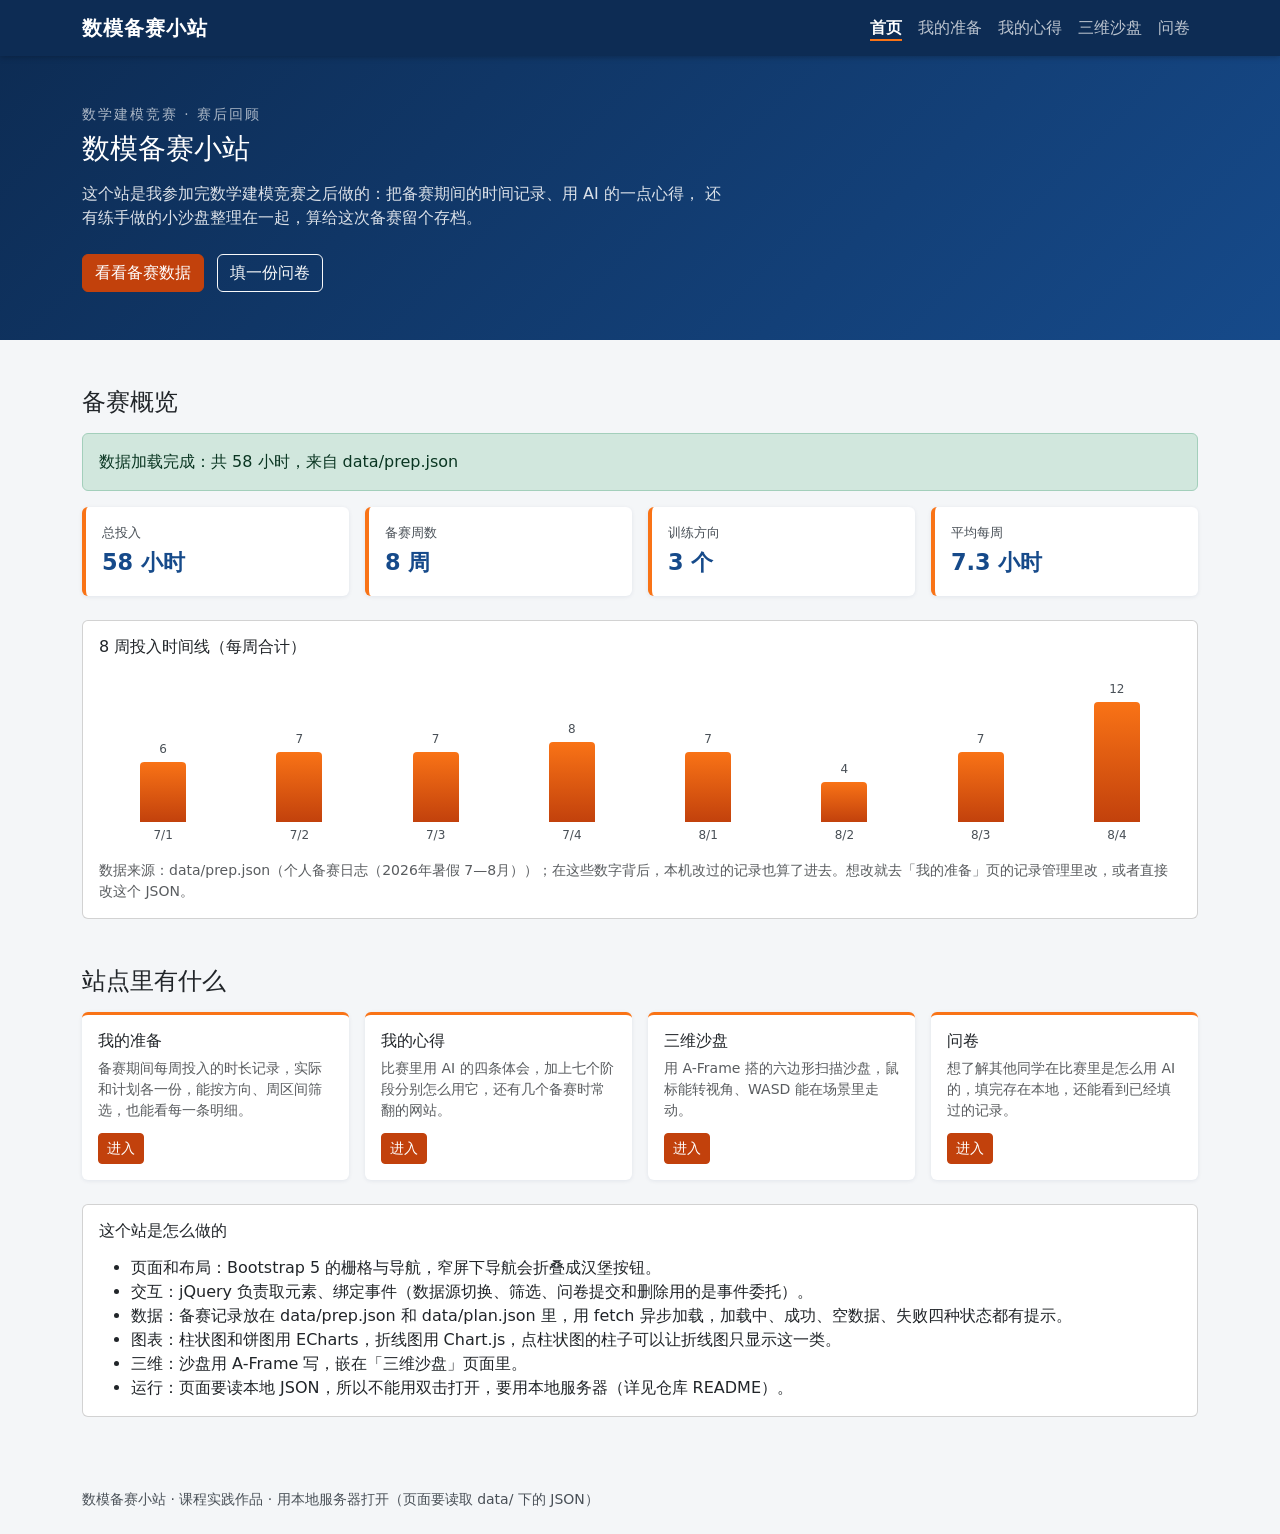
<file: index.html>
<!DOCTYPE html>
<html lang="zh-CN">
<head>
  <meta charset="UTF-8">
  <meta name="viewport" content="width=device-width, initial-scale=1.0">
  <title>数模备赛小站 · 赛后回顾</title>
  <link rel="icon" href="data:,">
  <link rel="stylesheet" href="libs/bootstrap.min.css">
  <link rel="stylesheet" href="css/style.css">
  <script src="libs/jquery-3.7.1.min.js" defer></script>
  <script src="libs/bootstrap.bundle.min.js" defer></script>
  <script src="js/home.js" defer></script>
</head>
<body>
  <nav class="navbar navbar-expand-md navbar-mm sticky-top" data-bs-theme="dark">
    <div class="container">
      <a class="navbar-brand" href="index.html">数模备赛小站</a>
      <button class="navbar-toggler" type="button" data-bs-toggle="collapse" data-bs-target="#mainNav"
              aria-controls="mainNav" aria-expanded="false" aria-label="展开导航">
        <span class="navbar-toggler-icon"></span>
      </button>
      <div class="collapse navbar-collapse" id="mainNav">
        <ul class="navbar-nav ms-auto">
          <li class="nav-item"><a class="nav-link active" aria-current="page" href="index.html">首页</a></li>
          <li class="nav-item"><a class="nav-link" href="prep.html">我的准备</a></li>
          <li class="nav-item"><a class="nav-link" href="notes.html">我的心得</a></li>
          <li class="nav-item"><a class="nav-link" href="sandbox.html">三维沙盘</a></li>
          <li class="nav-item"><a class="nav-link" href="survey.html">问卷</a></li>
        </ul>
      </div>
    </div>
  </nav>

  <header class="hero">
    <div class="container py-5">
      <p class="hero-kicker mb-2">数学建模竞赛 · 赛后回顾</p>
      <h1 class="h3 mb-3">数模备赛小站</h1>
      <p class="hero-text mb-4">
        这个站是我参加完数学建模竞赛之后做的：把备赛期间的时间记录、用 AI 的一点心得，
        还有练手做的小沙盘整理在一起，算给这次备赛留个存档。
      </p>
      <div class="hero-actions">
        <a class="btn btn-accent" href="prep.html">看看备赛数据</a>
        <a class="btn btn-outline-light" href="survey.html">填一份问卷</a>
      </div>
    </div>
  </header>

  <main class="container py-5">
    <section class="mb-5" id="overview">
      <h2 class="h4 mb-3">备赛概览</h2>
      <div class="alert alert-warning" id="home-status" style="display: none;"></div>
      <div class="row g-3 mb-4" id="home-stats"></div>
      <div class="card">
        <div class="card-body">
          <h3 class="h6 mb-3">8 周投入时间线（每周合计）</h3>
          <div class="timeline" id="home-timeline"></div>
          <p class="text-muted small mb-0 mt-3" id="home-source"></p>
        </div>
      </div>
    </section>

    <section>
      <h2 class="h4 mb-3">站点里有什么</h2>
      <div class="row g-3 mb-4">
        <div class="col-12 col-md-6 col-lg-3">
          <article class="card entry-card h-100">
            <div class="card-body">
              <h3 class="h6">我的准备</h3>
              <p class="card-text small text-muted mb-0">备赛期间每周投入的时长记录，实际和计划各一份，能按方向、周区间筛选，也能看每一条明细。</p>
              <a class="btn btn-sm btn-accent" href="prep.html">进入</a>
            </div>
          </article>
        </div>
        <div class="col-12 col-md-6 col-lg-3">
          <article class="card entry-card h-100">
            <div class="card-body">
              <h3 class="h6">我的心得</h3>
              <p class="card-text small text-muted mb-0">比赛里用 AI 的四条体会，加上七个阶段分别怎么用它，还有几个备赛时常翻的网站。</p>
              <a class="btn btn-sm btn-accent" href="notes.html">进入</a>
            </div>
          </article>
        </div>
        <div class="col-12 col-md-6 col-lg-3">
          <article class="card entry-card h-100">
            <div class="card-body">
              <h3 class="h6">三维沙盘</h3>
              <p class="card-text small text-muted mb-0">用 A-Frame 搭的六边形扫描沙盘，鼠标能转视角、WASD 能在场景里走动。</p>
              <a class="btn btn-sm btn-accent" href="sandbox.html">进入</a>
            </div>
          </article>
        </div>
        <div class="col-12 col-md-6 col-lg-3">
          <article class="card entry-card h-100">
            <div class="card-body">
              <h3 class="h6">问卷</h3>
              <p class="card-text small text-muted mb-0">想了解其他同学在比赛里是怎么用 AI 的，填完存在本地，还能看到已经填过的记录。</p>
              <a class="btn btn-sm btn-accent" href="survey.html">进入</a>
            </div>
          </article>
        </div>
      </div>

      <div class="card">
        <div class="card-body">
          <h2 class="h6 mb-3">这个站是怎么做的</h2>
          <ul class="mb-0">
            <li>页面和布局：Bootstrap 5 的栅格与导航，窄屏下导航会折叠成汉堡按钮。</li>
            <li>交互：jQuery 负责取元素、绑定事件（数据源切换、筛选、问卷提交和删除用的是事件委托）。</li>
            <li>数据：备赛记录放在 data/prep.json 和 data/plan.json 里，用 fetch 异步加载，加载中、成功、空数据、失败四种状态都有提示。</li>
            <li>图表：柱状图和饼图用 ECharts，折线图用 Chart.js，点柱状图的柱子可以让折线图只显示这一类。</li>
            <li>三维：沙盘用 A-Frame 写，嵌在「三维沙盘」页面里。</li>
            <li>运行：页面要读本地 JSON，所以不能用双击打开，要用本地服务器（详见仓库 README）。</li>
          </ul>
        </div>
      </div>
    </section>
  </main>

  <footer class="site-footer py-4">
    <div class="container">数模备赛小站 · 课程实践作品 · 用本地服务器打开（页面要读取 data/ 下的 JSON）</div>
  </footer>
</body>
</html>
</file>
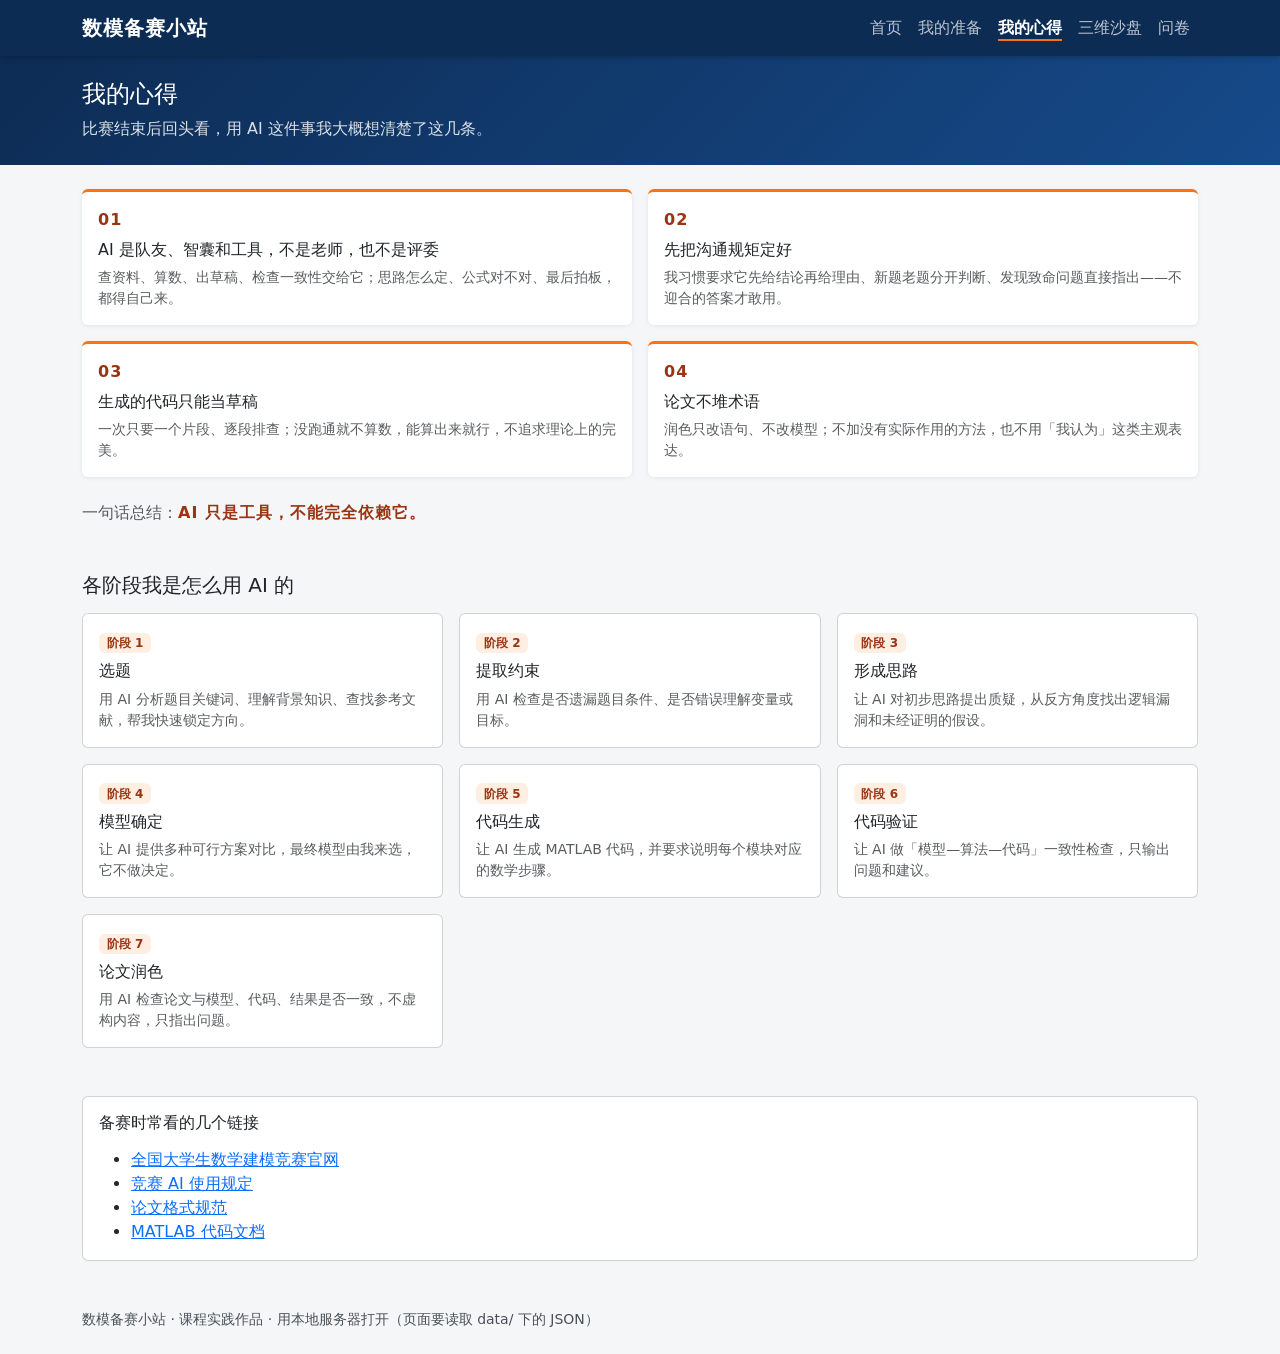
<file: notes.html>
<!DOCTYPE html>
<html lang="zh-CN">
<head>
  <meta charset="UTF-8">
  <meta name="viewport" content="width=device-width, initial-scale=1.0">
  <title>我的心得 · 数模备赛小站</title>
  <link rel="icon" href="data:,">
  <link rel="stylesheet" href="libs/bootstrap.min.css">
  <link rel="stylesheet" href="css/style.css">
  <script src="libs/jquery-3.7.1.min.js" defer></script>
  <script src="libs/bootstrap.bundle.min.js" defer></script>
</head>
<body>
  <nav class="navbar navbar-expand-md navbar-mm sticky-top" data-bs-theme="dark">
    <div class="container">
      <a class="navbar-brand" href="index.html">数模备赛小站</a>
      <button class="navbar-toggler" type="button" data-bs-toggle="collapse" data-bs-target="#mainNav"
              aria-controls="mainNav" aria-expanded="false" aria-label="展开导航">
        <span class="navbar-toggler-icon"></span>
      </button>
      <div class="collapse navbar-collapse" id="mainNav">
        <ul class="navbar-nav ms-auto">
          <li class="nav-item"><a class="nav-link" href="index.html">首页</a></li>
          <li class="nav-item"><a class="nav-link" href="prep.html">我的准备</a></li>
          <li class="nav-item"><a class="nav-link active" aria-current="page" href="notes.html">我的心得</a></li>
          <li class="nav-item"><a class="nav-link" href="sandbox.html">三维沙盘</a></li>
          <li class="nav-item"><a class="nav-link" href="survey.html">问卷</a></li>
        </ul>
      </div>
    </div>
  </nav>

  <header class="page-head">
    <div class="container py-4">
      <h1 class="h4 mb-2">我的心得</h1>
      <p class="page-head-text mb-0">比赛结束后回头看，用 AI 这件事我大概想清楚了这几条。</p>
    </div>
  </header>

  <main class="container py-4">
    <section>
      <div class="row g-3 mb-4">
        <div class="col-12 col-md-6">
          <article class="card entry-card h-100">
            <div class="card-body">
              <p class="note-num mb-2">01</p>
              <h2 class="h6">AI 是队友、智囊和工具，不是老师，也不是评委</h2>
              <p class="card-text small text-muted mb-0">查资料、算数、出草稿、检查一致性交给它；思路怎么定、公式对不对、最后拍板，都得自己来。</p>
            </div>
          </article>
        </div>
        <div class="col-12 col-md-6">
          <article class="card entry-card h-100">
            <div class="card-body">
              <p class="note-num mb-2">02</p>
              <h2 class="h6">先把沟通规矩定好</h2>
              <p class="card-text small text-muted mb-0">我习惯要求它先给结论再给理由、新题老题分开判断、发现致命问题直接指出——不迎合的答案才敢用。</p>
            </div>
          </article>
        </div>
        <div class="col-12 col-md-6">
          <article class="card entry-card h-100">
            <div class="card-body">
              <p class="note-num mb-2">03</p>
              <h2 class="h6">生成的代码只能当草稿</h2>
              <p class="card-text small text-muted mb-0">一次只要一个片段、逐段排查；没跑通就不算数，能算出来就行，不追求理论上的完美。</p>
            </div>
          </article>
        </div>
        <div class="col-12 col-md-6">
          <article class="card entry-card h-100">
            <div class="card-body">
              <p class="note-num mb-2">04</p>
              <h2 class="h6">论文不堆术语</h2>
              <p class="card-text small text-muted mb-0">润色只改语句、不改模型；不加没有实际作用的方法，也不用「我认为」这类主观表达。</p>
            </div>
          </article>
        </div>
      </div>

      <p class="text-muted mb-5">一句话总结：<span class="note-num">AI 只是工具，不能完全依赖它。</span></p>

      <h2 class="h5 mb-3">各阶段我是怎么用 AI 的</h2>
      <div class="row g-3 mb-5">
        <div class="col-12 col-md-6 col-lg-4">
          <article class="card h-100">
            <div class="card-body">
              <span class="badge badge-mm mb-2">阶段 1</span>
              <h3 class="h6">选题</h3>
              <p class="card-text small text-muted mb-0">用 AI 分析题目关键词、理解背景知识、查找参考文献，帮我快速锁定方向。</p>
            </div>
          </article>
        </div>
        <div class="col-12 col-md-6 col-lg-4">
          <article class="card h-100">
            <div class="card-body">
              <span class="badge badge-mm mb-2">阶段 2</span>
              <h3 class="h6">提取约束</h3>
              <p class="card-text small text-muted mb-0">用 AI 检查是否遗漏题目条件、是否错误理解变量或目标。</p>
            </div>
          </article>
        </div>
        <div class="col-12 col-md-6 col-lg-4">
          <article class="card h-100">
            <div class="card-body">
              <span class="badge badge-mm mb-2">阶段 3</span>
              <h3 class="h6">形成思路</h3>
              <p class="card-text small text-muted mb-0">让 AI 对初步思路提出质疑，从反方角度找出逻辑漏洞和未经证明的假设。</p>
            </div>
          </article>
        </div>
        <div class="col-12 col-md-6 col-lg-4">
          <article class="card h-100">
            <div class="card-body">
              <span class="badge badge-mm mb-2">阶段 4</span>
              <h3 class="h6">模型确定</h3>
              <p class="card-text small text-muted mb-0">让 AI 提供多种可行方案对比，最终模型由我来选，它不做决定。</p>
            </div>
          </article>
        </div>
        <div class="col-12 col-md-6 col-lg-4">
          <article class="card h-100">
            <div class="card-body">
              <span class="badge badge-mm mb-2">阶段 5</span>
              <h3 class="h6">代码生成</h3>
              <p class="card-text small text-muted mb-0">让 AI 生成 MATLAB 代码，并要求说明每个模块对应的数学步骤。</p>
            </div>
          </article>
        </div>
        <div class="col-12 col-md-6 col-lg-4">
          <article class="card h-100">
            <div class="card-body">
              <span class="badge badge-mm mb-2">阶段 6</span>
              <h3 class="h6">代码验证</h3>
              <p class="card-text small text-muted mb-0">让 AI 做「模型—算法—代码」一致性检查，只输出问题和建议。</p>
            </div>
          </article>
        </div>
        <div class="col-12 col-md-6 col-lg-4">
          <article class="card h-100">
            <div class="card-body">
              <span class="badge badge-mm mb-2">阶段 7</span>
              <h3 class="h6">论文润色</h3>
              <p class="card-text small text-muted mb-0">用 AI 检查论文与模型、代码、结果是否一致，不虚构内容，只指出问题。</p>
            </div>
          </article>
        </div>
      </div>

      <div class="card">
        <div class="card-body">
          <h2 class="h6 mb-3">备赛时常看的几个链接</h2>
          <ul class="mb-0">
            <li><a href="http://www.mcm.edu.cn/" target="_blank" rel="noopener">全国大学生数学建模竞赛官网</a></li>
            <li><a href="https://www.cmathc.org.cn/mcm/tz/602.html" target="_blank" rel="noopener">竞赛 AI 使用规定</a></li>
            <li><a href="https://www.cmathc.org.cn/mcm/tz/303.html" target="_blank" rel="noopener">论文格式规范</a></li>
            <li><a href="https://www.mathworks.com/help/matlab/" target="_blank" rel="noopener">MATLAB 代码文档</a></li>
          </ul>
        </div>
      </div>
    </section>
  </main>

  <footer class="site-footer py-4">
    <div class="container">数模备赛小站 · 课程实践作品 · 用本地服务器打开（页面要读取 data/ 下的 JSON）</div>
  </footer>
</body>
</html>
</file>
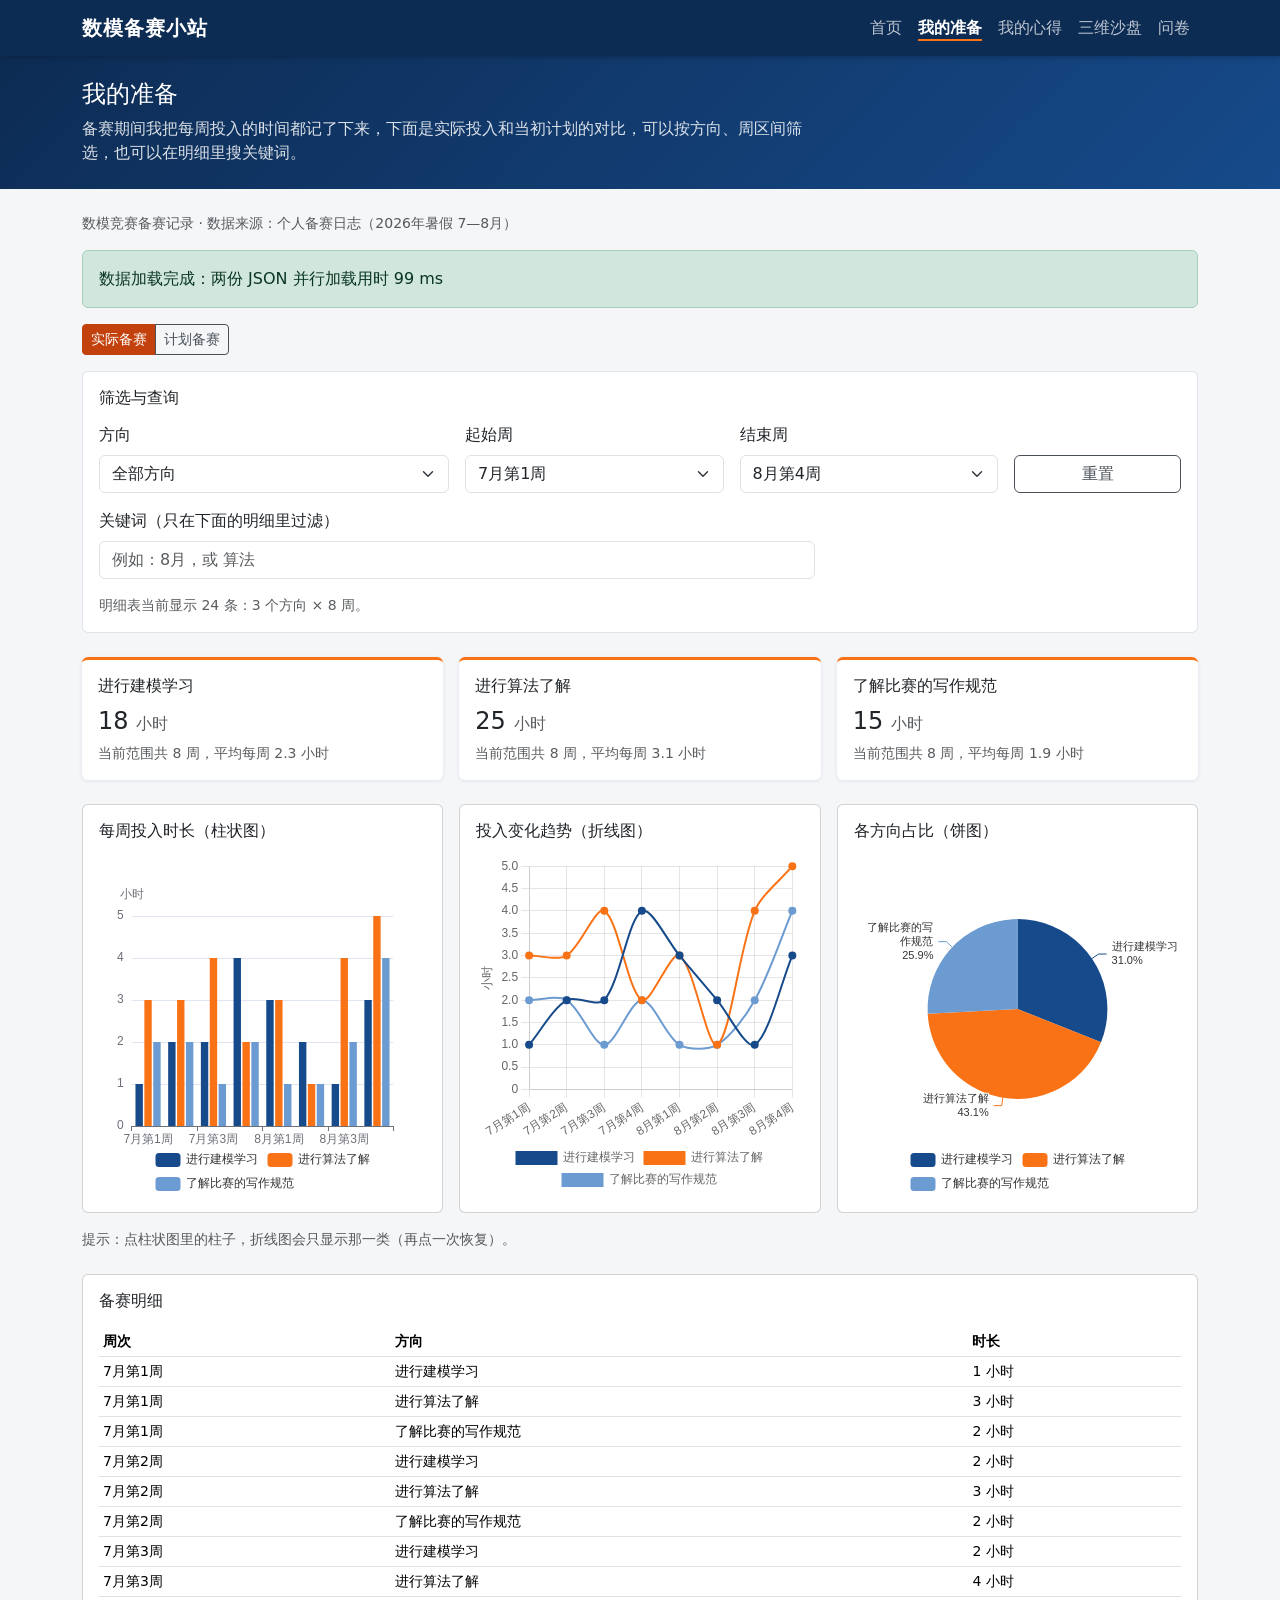
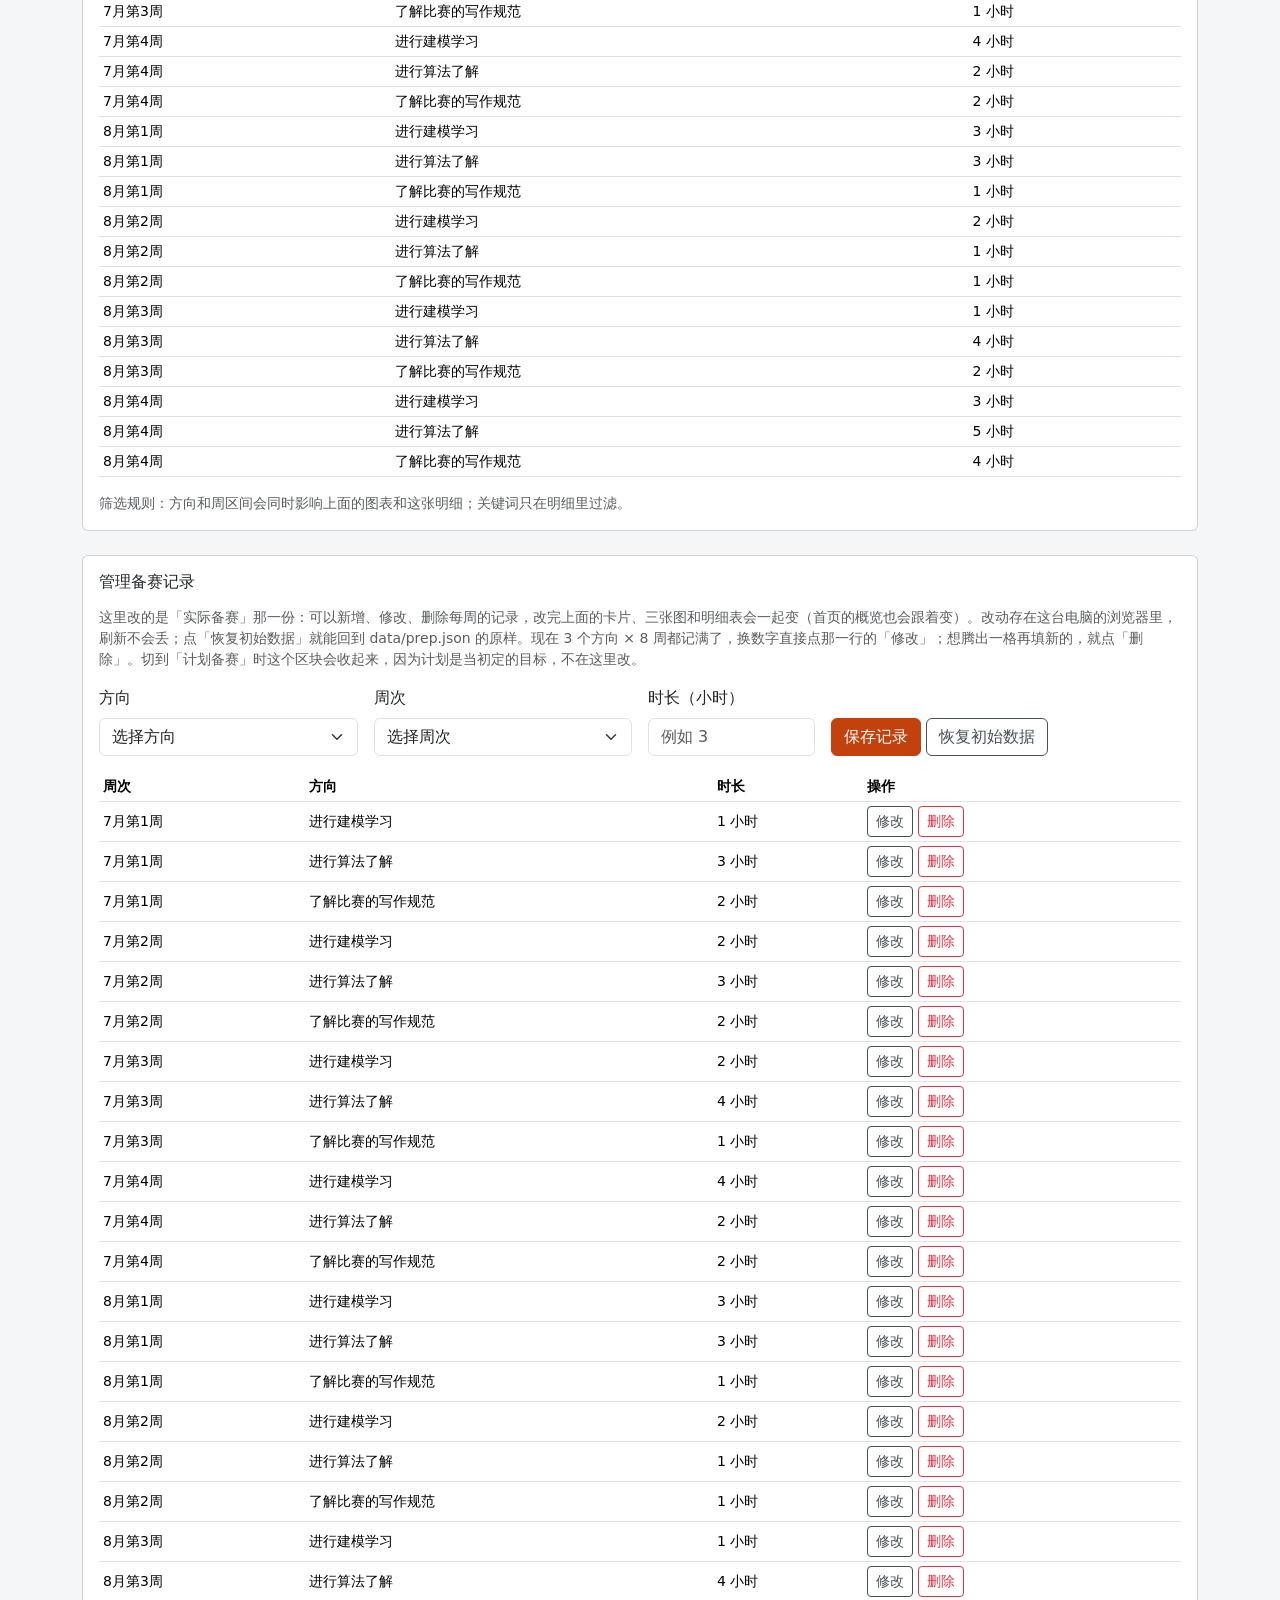
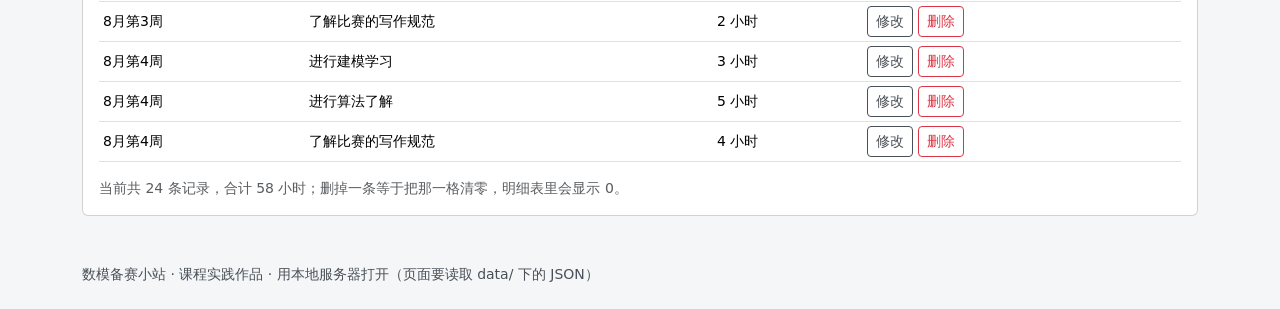
<file: prep.html>
<!DOCTYPE html>
<html lang="zh-CN">
<head>
  <meta charset="UTF-8">
  <meta name="viewport" content="width=device-width, initial-scale=1.0">
  <title>我的准备 · 数模备赛小站</title>
  <link rel="icon" href="data:,">
  <link rel="stylesheet" href="libs/bootstrap.min.css">
  <link rel="stylesheet" href="css/style.css">
  <script src="libs/jquery-3.7.1.min.js" defer></script>
  <script src="libs/bootstrap.bundle.min.js" defer></script>
  <script src="libs/echarts.min.js" defer></script>
  <script src="libs/chart.umd.js" defer></script>
  <script src="js/dashboard.js" defer></script>
</head>
<body>
  <nav class="navbar navbar-expand-md navbar-mm sticky-top" data-bs-theme="dark">
    <div class="container">
      <a class="navbar-brand" href="index.html">数模备赛小站</a>
      <button class="navbar-toggler" type="button" data-bs-toggle="collapse" data-bs-target="#mainNav"
              aria-controls="mainNav" aria-expanded="false" aria-label="展开导航">
        <span class="navbar-toggler-icon"></span>
      </button>
      <div class="collapse navbar-collapse" id="mainNav">
        <ul class="navbar-nav ms-auto">
          <li class="nav-item"><a class="nav-link" href="index.html">首页</a></li>
          <li class="nav-item"><a class="nav-link active" aria-current="page" href="prep.html">我的准备</a></li>
          <li class="nav-item"><a class="nav-link" href="notes.html">我的心得</a></li>
          <li class="nav-item"><a class="nav-link" href="sandbox.html">三维沙盘</a></li>
          <li class="nav-item"><a class="nav-link" href="survey.html">问卷</a></li>
        </ul>
      </div>
    </div>
  </nav>

  <header class="page-head">
    <div class="container py-4">
      <h1 class="h4 mb-2">我的准备</h1>
      <p class="page-head-text mb-0">备赛期间我把每周投入的时间都记了下来，下面是实际投入和当初计划的对比，可以按方向、周区间筛选，也可以在明细里搜关键词。</p>
    </div>
  </header>

  <main class="container py-4">
    <section>
      <p class="text-muted small mb-3" id="prep-sub"></p>
      <div class="alert alert-warning" id="prep-status" style="display: none;"></div>

      <div class="btn-group btn-group-sm mb-3" role="group" id="source-switch" aria-label="数据来源切换">
        <button type="button" class="btn btn-accent" data-source="actual">实际备赛</button>
        <button type="button" class="btn btn-outline-secondary" data-source="plan">计划备赛</button>
      </div>

      <div class="card filter-card mb-4">
        <div class="card-body">
          <h2 class="h6 mb-3">筛选与查询</h2>
          <div class="row g-3">
            <div class="col-12 col-md-4">
              <label class="form-label" for="filter-category">方向</label>
              <select id="filter-category" class="form-select"></select>
            </div>
            <div class="col-6 col-md-3">
              <label class="form-label" for="filter-from">起始周</label>
              <select id="filter-from" class="form-select"></select>
            </div>
            <div class="col-6 col-md-3">
              <label class="form-label" for="filter-to">结束周</label>
              <select id="filter-to" class="form-select"></select>
            </div>
            <div class="col-12 col-md-2 d-flex align-items-end">
              <button type="button" class="btn btn-outline-secondary w-100" id="filter-reset">重置</button>
            </div>
            <div class="col-12 col-md-8">
              <label class="form-label" for="filter-keyword">关键词（只在下面的明细里过滤）</label>
              <input type="text" class="form-control" id="filter-keyword" placeholder="例如：8月，或 算法">
            </div>
          </div>
          <p class="text-muted small mb-0 mt-3" id="filter-hint"></p>
        </div>
      </div>

      <div class="row g-3 mb-4" id="cards"></div>

      <div class="row g-3">
        <div class="col-12 col-lg-4">
          <div class="card h-100">
            <div class="card-body">
              <h3 class="h6 mb-3">每周投入时长（柱状图）</h3>
              <div id="bar-chart" class="chart-box"></div>
            </div>
          </div>
        </div>
        <div class="col-12 col-lg-4">
          <div class="card h-100">
            <div class="card-body">
              <h3 class="h6 mb-3">投入变化趋势（折线图）</h3>
              <div class="chart-box"><canvas id="line-chart"></canvas></div>
            </div>
          </div>
        </div>
        <div class="col-12 col-lg-4">
          <div class="card h-100">
            <div class="card-body">
              <h3 class="h6 mb-3">各方向占比（饼图）</h3>
              <div id="pie-chart" class="chart-box"></div>
            </div>
          </div>
        </div>
      </div>

      <p class="text-muted small mt-3 mb-4" id="focus-hint">提示：点柱状图里的柱子，折线图会只显示那一类（再点一次恢复）。</p>

      <div class="card">
        <div class="card-body">
          <h2 class="h6 mb-3">备赛明细</h2>
          <div class="table-responsive">
            <table class="table table-sm record-table align-middle mb-0">
              <thead>
                <tr>
                  <th scope="col">周次</th>
                  <th scope="col">方向</th>
                  <th scope="col">时长</th>
                </tr>
              </thead>
              <tbody id="detail-body"></tbody>
            </table>
          </div>
          <p class="text-muted small mb-0 mt-3">筛选规则：方向和周区间会同时影响上面的图表和这张明细；关键词只在明细里过滤。</p>
        </div>
      </div>

      <div class="card mt-4" id="manage-card">
        <div class="card-body">
          <h2 class="h6 mb-3">管理备赛记录</h2>
          <p class="text-muted small mb-3">这里改的是「实际备赛」那一份：可以新增、修改、删除每周的记录，改完上面的卡片、三张图和明细表会一起变（首页的概览也会跟着变）。改动存在这台电脑的浏览器里，刷新不会丢；点「恢复初始数据」就能回到 data/prep.json 的原样。现在 3 个方向 × 8 周都记满了，换数字直接点那一行的「修改」；想腾出一格再填新的，就点「删除」。切到「计划备赛」时这个区块会收起来，因为计划是当初定的目标，不在这里改。</p>
          <div class="alert alert-warning" id="manage-status" style="display: none;"></div>
          <form id="record-form" class="row g-3 align-items-end">
            <div class="col-12 col-md-3">
              <label class="form-label" for="record-category">方向</label>
              <select id="record-category" class="form-select"></select>
            </div>
            <div class="col-6 col-md-3">
              <label class="form-label" for="record-week">周次</label>
              <select id="record-week" class="form-select"></select>
            </div>
            <div class="col-6 col-md-2">
              <label class="form-label" for="record-hours">时长（小时）</label>
              <input type="text" class="form-control" id="record-hours" placeholder="例如 3">
            </div>
            <div class="col-12 col-md-4">
              <button type="submit" class="btn btn-accent" id="record-submit">保存记录</button>
              <button type="button" class="btn btn-outline-secondary" id="record-cancel" style="display: none;">取消修改</button>
              <button type="button" class="btn btn-outline-secondary" id="record-reset">恢复初始数据</button>
            </div>
          </form>
          <div class="table-responsive mt-3">
            <table class="table table-sm record-table align-middle mb-0">
              <thead>
                <tr>
                  <th scope="col">周次</th>
                  <th scope="col">方向</th>
                  <th scope="col">时长</th>
                  <th scope="col">操作</th>
                </tr>
              </thead>
              <tbody id="manage-body"></tbody>
            </table>
          </div>
          <p class="text-muted small mb-0 mt-3" id="manage-hint"></p>
        </div>
      </div>
    </section>
  </main>

  <footer class="site-footer py-4">
    <div class="container">数模备赛小站 · 课程实践作品 · 用本地服务器打开（页面要读取 data/ 下的 JSON）</div>
  </footer>
</body>
</html>
</file>
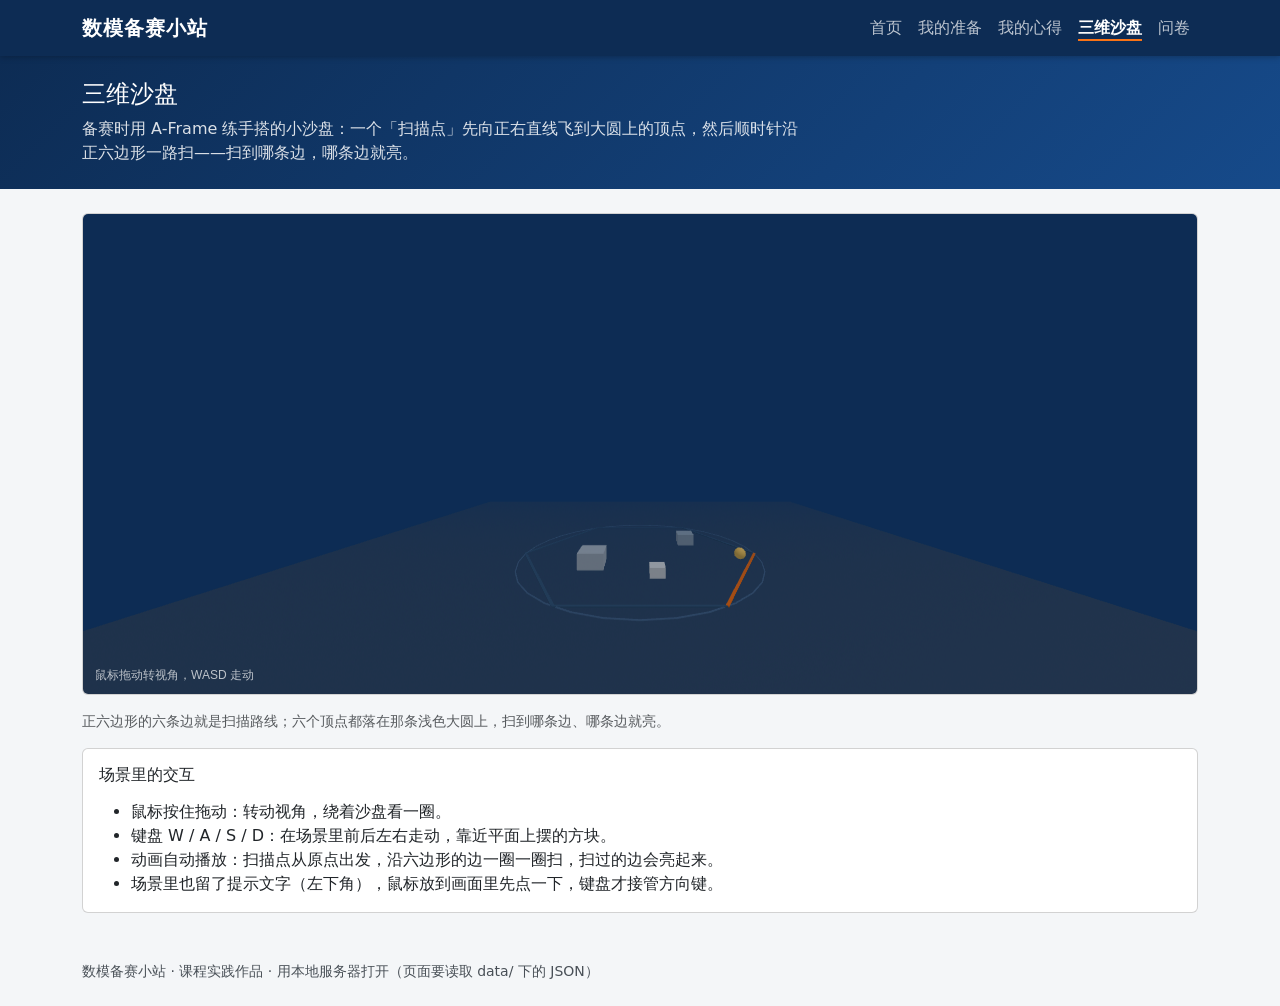
<file: sandbox.html>
<!DOCTYPE html>
<html lang="zh-CN">
<head>
  <meta charset="UTF-8">
  <meta name="viewport" content="width=device-width, initial-scale=1.0">
  <title>三维沙盘 · 数模备赛小站</title>
  <link rel="icon" href="data:,">
  <link rel="stylesheet" href="libs/bootstrap.min.css">
  <link rel="stylesheet" href="css/style.css">
  <script src="libs/jquery-3.7.1.min.js" defer></script>
  <script src="libs/bootstrap.bundle.min.js" defer></script>
</head>
<body>
  <nav class="navbar navbar-expand-md navbar-mm sticky-top" data-bs-theme="dark">
    <div class="container">
      <a class="navbar-brand" href="index.html">数模备赛小站</a>
      <button class="navbar-toggler" type="button" data-bs-toggle="collapse" data-bs-target="#mainNav"
              aria-controls="mainNav" aria-expanded="false" aria-label="展开导航">
        <span class="navbar-toggler-icon"></span>
      </button>
      <div class="collapse navbar-collapse" id="mainNav">
        <ul class="navbar-nav ms-auto">
          <li class="nav-item"><a class="nav-link" href="index.html">首页</a></li>
          <li class="nav-item"><a class="nav-link" href="prep.html">我的准备</a></li>
          <li class="nav-item"><a class="nav-link" href="notes.html">我的心得</a></li>
          <li class="nav-item"><a class="nav-link active" aria-current="page" href="sandbox.html">三维沙盘</a></li>
          <li class="nav-item"><a class="nav-link" href="survey.html">问卷</a></li>
        </ul>
      </div>
    </div>
  </nav>

  <header class="page-head">
    <div class="container py-4">
      <h1 class="h4 mb-2">三维沙盘</h1>
      <p class="page-head-text mb-0">备赛时用 A-Frame 练手搭的小沙盘：一个「扫描点」先向正右直线飞到大圆上的顶点，然后顺时针沿正六边形一路扫——扫到哪条边，哪条边就亮。</p>
    </div>
  </header>

  <main class="container py-4">
    <section>
      <div class="card overflow-hidden mb-3">
        <div class="card-body p-0">
          <iframe class="sandbox-frame" src="three-d/scene.html" title="三维沙盘" loading="lazy"></iframe>
        </div>
      </div>
      <p class="text-muted small mb-3">正六边形的六条边就是扫描路线；六个顶点都落在那条浅色大圆上，扫到哪条边、哪条边就亮。</p>
      <div class="card">
        <div class="card-body">
          <h2 class="h6 mb-3">场景里的交互</h2>
          <ul class="mb-0">
            <li>鼠标按住拖动：转动视角，绕着沙盘看一圈。</li>
            <li>键盘 W / A / S / D：在场景里前后左右走动，靠近平面上摆的方块。</li>
            <li>动画自动播放：扫描点从原点出发，沿六边形的边一圈一圈扫，扫过的边会亮起来。</li>
            <li>场景里也留了提示文字（左下角），鼠标放到画面里先点一下，键盘才接管方向键。</li>
          </ul>
        </div>
      </div>
    </section>
  </main>

  <footer class="site-footer py-4">
    <div class="container">数模备赛小站 · 课程实践作品 · 用本地服务器打开（页面要读取 data/ 下的 JSON）</div>
  </footer>
</body>
</html>
</file>
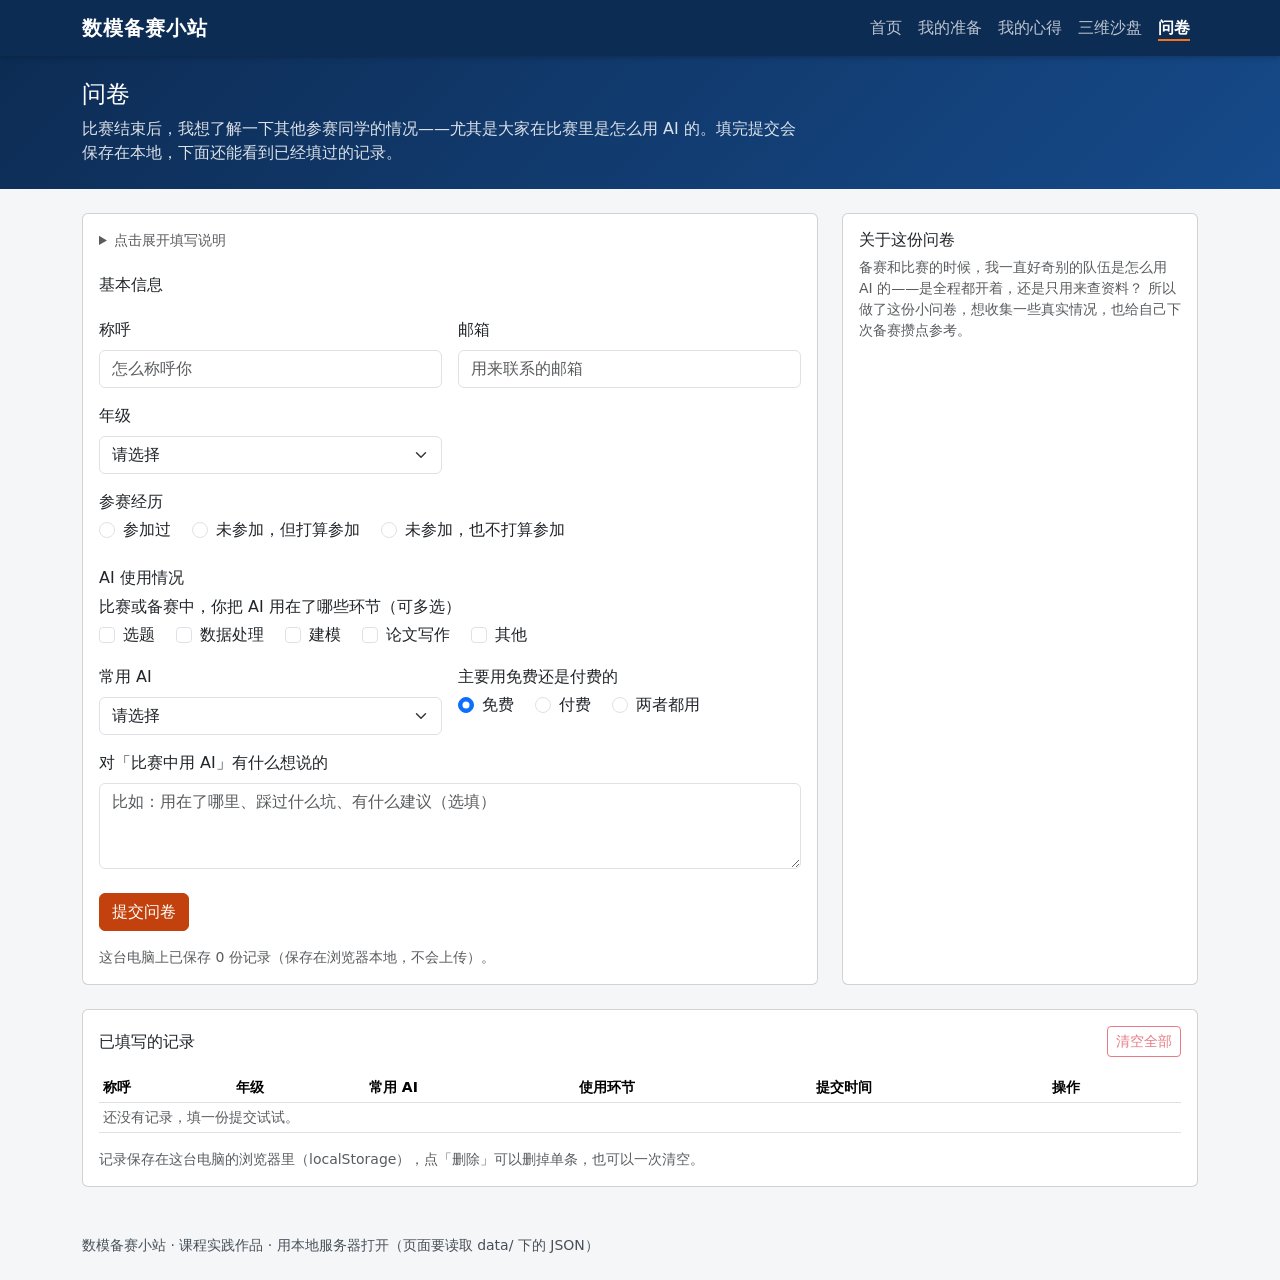
<file: survey.html>
<!DOCTYPE html>
<html lang="zh-CN">
<head>
  <meta charset="UTF-8">
  <meta name="viewport" content="width=device-width, initial-scale=1.0">
  <title>问卷 · 数模备赛小站</title>
  <link rel="icon" href="data:,">
  <link rel="stylesheet" href="libs/bootstrap.min.css">
  <link rel="stylesheet" href="css/style.css">
  <script src="libs/jquery-3.7.1.min.js" defer></script>
  <script src="libs/bootstrap.bundle.min.js" defer></script>
  <script src="js/survey.js" defer></script>
</head>
<body>
  <nav class="navbar navbar-expand-md navbar-mm sticky-top" data-bs-theme="dark">
    <div class="container">
      <a class="navbar-brand" href="index.html">数模备赛小站</a>
      <button class="navbar-toggler" type="button" data-bs-toggle="collapse" data-bs-target="#mainNav"
              aria-controls="mainNav" aria-expanded="false" aria-label="展开导航">
        <span class="navbar-toggler-icon"></span>
      </button>
      <div class="collapse navbar-collapse" id="mainNav">
        <ul class="navbar-nav ms-auto">
          <li class="nav-item"><a class="nav-link" href="index.html">首页</a></li>
          <li class="nav-item"><a class="nav-link" href="prep.html">我的准备</a></li>
          <li class="nav-item"><a class="nav-link" href="notes.html">我的心得</a></li>
          <li class="nav-item"><a class="nav-link" href="sandbox.html">三维沙盘</a></li>
          <li class="nav-item"><a class="nav-link active" aria-current="page" href="survey.html">问卷</a></li>
        </ul>
      </div>
    </div>
  </nav>

  <header class="page-head">
    <div class="container py-4">
      <h1 class="h4 mb-2">问卷</h1>
      <p class="page-head-text mb-0">比赛结束后，我想了解一下其他参赛同学的情况——尤其是大家在比赛里是怎么用 AI 的。填完提交会保存在本地，下面还能看到已经填过的记录。</p>
    </div>
  </header>

  <main class="container py-4">
    <section class="row g-4">
      <div class="col-12 col-lg-8">
        <div class="card">
          <div class="card-body">
            <div class="alert alert-success" id="survey-status" style="display: none;"></div>

            <details class="mb-4">
              <summary class="text-muted small">点击展开填写说明</summary>
              <p class="text-muted small mb-0 mt-2">问卷只用来了解大家在数模比赛里使用 AI 的真实情况，内容存在你自己的浏览器里，不会发到网上。</p>
            </details>

            <form id="survey-form" novalidate>
              <fieldset class="mb-4">
                <legend class="h6">基本信息</legend>
                <div class="row g-3">
                  <div class="col-12 col-md-6">
                    <label class="form-label" for="s-name">称呼</label>
                    <input type="text" class="form-control" id="s-name" name="name" placeholder="怎么称呼你">
                  </div>
                  <div class="col-12 col-md-6">
                    <label class="form-label" for="s-mail">邮箱</label>
                    <input type="email" class="form-control" id="s-mail" name="mail" placeholder="用来联系的邮箱">
                  </div>
                  <div class="col-12 col-md-6">
                    <label class="form-label" for="s-grade">年级</label>
                    <select class="form-select" id="s-grade" name="grade">
                      <option value="">请选择</option>
                      <option value="大一">大一</option>
                      <option value="大二">大二</option>
                      <option value="大三">大三</option>
                      <option value="大四">大四</option>
                      <option value="研究生">研究生</option>
                    </select>
                  </div>
                </div>
                <div class="mt-3">
                  <p class="form-label mb-1">参赛经历</p>
                  <div class="form-check form-check-inline">
                    <input class="form-check-input" type="radio" name="experience" id="exp-yes" value="参加过">
                    <label class="form-check-label" for="exp-yes">参加过</label>
                  </div>
                  <div class="form-check form-check-inline">
                    <input class="form-check-input" type="radio" name="experience" id="exp-will" value="未参加但打算参加">
                    <label class="form-check-label" for="exp-will">未参加，但打算参加</label>
                  </div>
                  <div class="form-check form-check-inline">
                    <input class="form-check-input" type="radio" name="experience" id="exp-no" value="未参加也不打算参加">
                    <label class="form-check-label" for="exp-no">未参加，也不打算参加</label>
                  </div>
                </div>
              </fieldset>

              <fieldset class="mb-4">
                <legend class="h6">AI 使用情况</legend>
                <div class="mb-3">
                  <p class="form-label mb-1">比赛或备赛中，你把 AI 用在了哪些环节（可多选）</p>
                  <div class="form-check form-check-inline">
                    <input class="form-check-input" type="checkbox" name="stage" id="st-1" value="选题">
                    <label class="form-check-label" for="st-1">选题</label>
                  </div>
                  <div class="form-check form-check-inline">
                    <input class="form-check-input" type="checkbox" name="stage" id="st-2" value="数据处理">
                    <label class="form-check-label" for="st-2">数据处理</label>
                  </div>
                  <div class="form-check form-check-inline">
                    <input class="form-check-input" type="checkbox" name="stage" id="st-3" value="建模">
                    <label class="form-check-label" for="st-3">建模</label>
                  </div>
                  <div class="form-check form-check-inline">
                    <input class="form-check-input" type="checkbox" name="stage" id="st-4" value="论文写作">
                    <label class="form-check-label" for="st-4">论文写作</label>
                  </div>
                  <div class="form-check form-check-inline">
                    <input class="form-check-input" type="checkbox" name="stage" id="st-5" value="其他">
                    <label class="form-check-label" for="st-5">其他</label>
                  </div>
                </div>
                <div class="row g-3">
                  <div class="col-12 col-md-6">
                    <label class="form-label" for="s-ai">常用 AI</label>
                    <select class="form-select" id="s-ai" name="ai">
                      <option value="">请选择</option>
                      <option value="ChatGPT">ChatGPT</option>
                      <option value="Kimi">Kimi</option>
                      <option value="DeepSeek">DeepSeek</option>
                      <option value="其他">其他</option>
                    </select>
                  </div>
                  <div class="col-12 col-md-6">
                    <p class="form-label mb-1">主要用免费还是付费的</p>
                    <div class="form-check form-check-inline">
                      <input class="form-check-input" type="radio" name="payment" id="pay-free" value="免费" checked>
                      <label class="form-check-label" for="pay-free">免费</label>
                    </div>
                    <div class="form-check form-check-inline">
                      <input class="form-check-input" type="radio" name="payment" id="pay-paid" value="付费">
                      <label class="form-check-label" for="pay-paid">付费</label>
                    </div>
                    <div class="form-check form-check-inline">
                      <input class="form-check-input" type="radio" name="payment" id="pay-both" value="两者都用">
                      <label class="form-check-label" for="pay-both">两者都用</label>
                    </div>
                  </div>
                </div>
                <div class="mt-3">
                  <label class="form-label" for="s-advice">对「比赛中用 AI」有什么想说的</label>
                  <textarea class="form-control" id="s-advice" name="advice" rows="3" maxlength="200" placeholder="比如：用在了哪里、踩过什么坑、有什么建议（选填）"></textarea>
                </div>
              </fieldset>

              <button type="submit" class="btn btn-accent">提交问卷</button>
              <p class="text-muted small mb-0 mt-3" id="survey-count"></p>
            </form>
          </div>
        </div>
      </div>

      <div class="col-12 col-lg-4">
        <div class="card h-100">
          <div class="card-body">
            <h2 class="h6">关于这份问卷</h2>
            <p class="card-text small text-muted mb-0">
              备赛和比赛的时候，我一直好奇别的队伍是怎么用 AI 的——是全程都开着，还是只用来查资料？
              所以做了这份小问卷，想收集一些真实情况，也给自己下次备赛攒点参考。
            </p>
          </div>
        </div>
      </div>

      <div class="col-12">
        <div class="card">
          <div class="card-body">
            <div class="d-flex justify-content-between align-items-center mb-3">
              <h2 class="h6 mb-0">已填写的记录</h2>
              <button type="button" class="btn btn-sm btn-outline-danger" id="records-clear">清空全部</button>
            </div>
            <div class="table-responsive">
              <table class="table table-sm record-table align-middle mb-0">
                <thead>
                  <tr>
                    <th scope="col">称呼</th>
                    <th scope="col">年级</th>
                    <th scope="col">常用 AI</th>
                    <th scope="col">使用环节</th>
                    <th scope="col">提交时间</th>
                    <th scope="col">操作</th>
                  </tr>
                </thead>
                <tbody id="records-body"></tbody>
              </table>
            </div>
            <p class="text-muted small mb-0 mt-3">记录保存在这台电脑的浏览器里（localStorage），点「删除」可以删掉单条，也可以一次清空。</p>
          </div>
        </div>
      </div>
    </section>
  </main>

  <footer class="site-footer py-4">
    <div class="container">数模备赛小站 · 课程实践作品 · 用本地服务器打开（页面要读取 data/ 下的 JSON）</div>
  </footer>
</body>
</html>
</file>
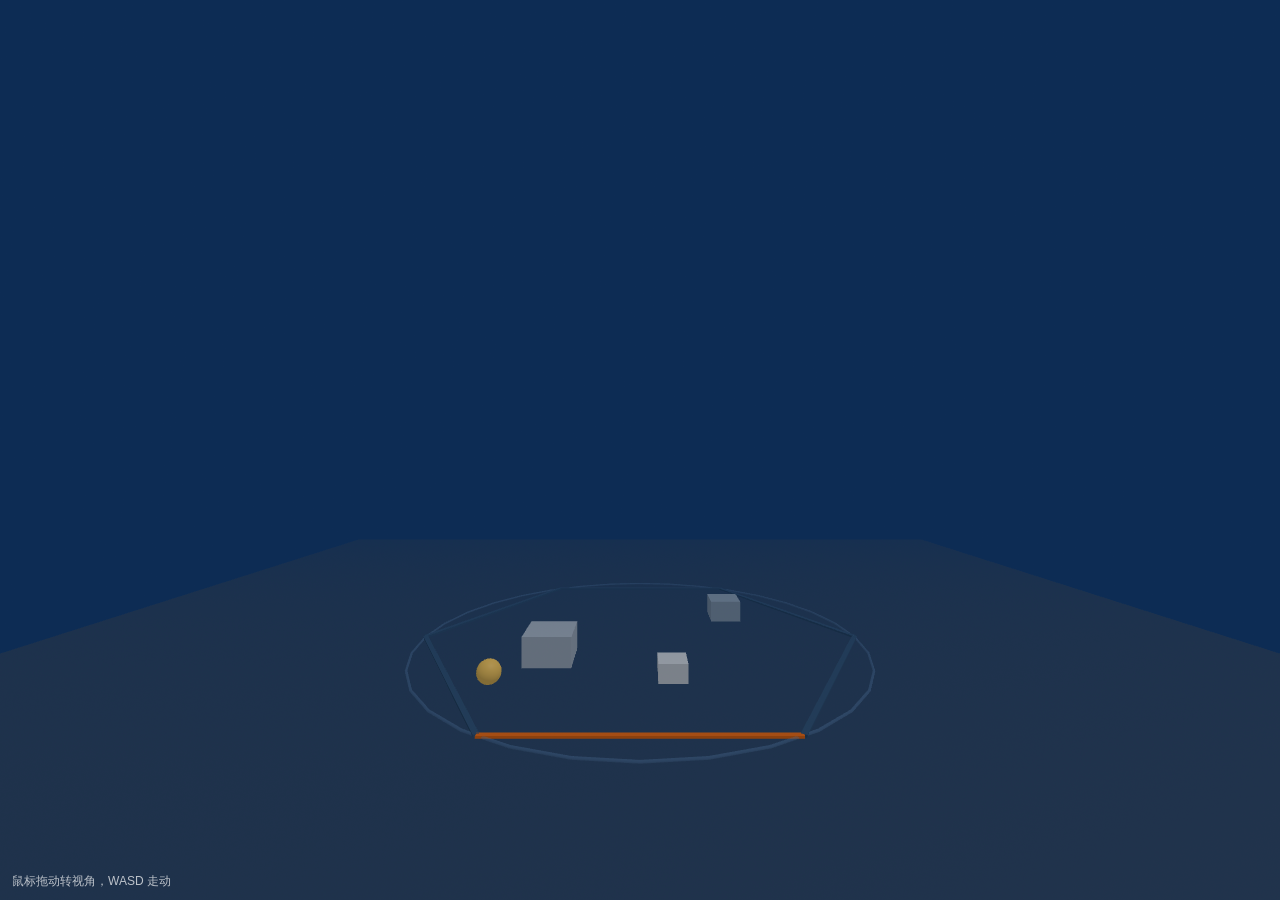
<file: three-d/scene.html>
<!DOCTYPE html>
<html lang="zh-CN">
<head>
  <meta charset="UTF-8">
  <meta name="viewport" content="width=device-width, initial-scale=1.0">
  <title>三维沙盘</title>
  <link rel="icon" href="data:,">
  <style>
    html, body {
      margin: 0;
      height: 100%;
    }
    #hint {
      position: fixed;
      left: 12px;
      bottom: 10px;
      margin: 0;
      font-family: sans-serif;
      font-size: 12px;
      color: rgba(255, 255, 255, .7);
      z-index: 10;
    }
    .a-enter-vr {
      display: none;
    }
  </style>
  <script src="../libs/aframe.min.js"></script>
</head>
<body>
  <p id="hint">鼠标拖动转视角，WASD 走动</p>
  <a-scene vr-mode-ui="enabled: false" loading-screen="enabled: false"
           fog="type: exponential; color: #0d2c54; density: 0.02">
    <a-sky color="#0d2c54"></a-sky>
    <a-light type="ambient" color="#ffffff" intensity="0.8"></a-light>
    <a-light type="directional" position="4 10 3" intensity="0.7"></a-light>

    <a-plane rotation="-90 0 0" width="44" height="44" color="#2f4a6d"></a-plane>

    <a-torus position="0 0.02 0" rotation="-90 0 0" radius="8" radius-tubular="0.02"
             color="#6c9bd1" opacity="0.35"></a-torus>

    <a-box class="hex-edge" position="6 0.04 3.464" rotation="0 -120 0" width="8" height="0.07" depth="0.16" color="#35597f"></a-box>
    <a-box class="hex-edge" position="0 0.04 6.928" rotation="0 -180 0" width="8" height="0.07" depth="0.16" color="#35597f"></a-box>
    <a-box class="hex-edge" position="-6 0.04 3.464" rotation="0 -240 0" width="8" height="0.07" depth="0.16" color="#35597f"></a-box>
    <a-box class="hex-edge" position="-6 0.04 -3.464" rotation="0 -300 0" width="8" height="0.07" depth="0.16" color="#35597f"></a-box>
    <a-box class="hex-edge" position="0 0.04 -6.928" rotation="0 -360 0" width="8" height="0.07" depth="0.16" color="#35597f"></a-box>
    <a-box class="hex-edge" position="6 0.04 -3.464" rotation="0 -420 0" width="8" height="0.07" depth="0.16" color="#35597f"></a-box>

    <a-box position="-3 0.5 2" width="1.6" height="1" depth="1.6" color="#b9c6d6"></a-box>
    <a-box position="3.5 0.4 -2.5" width="1.2" height="0.8" depth="1.2" color="#9fb3c8"></a-box>
    <a-box position="1 0.3 3.5" width="0.9" height="0.6" depth="0.9" color="#e2e8f0"></a-box>

    <a-sphere id="scanner" radius="0.3" color="#ffd166" position="0 1.6 0"></a-sphere>

    <a-camera position="0 7 20" look-controls wasd-controls></a-camera>
  </a-scene>
  <script>
    const R = 8;
    const H = 1.6;
    const SPEED = 4;
    const INTRO_T = R / SPEED;
    const DIM = '#35597f';
    const LIT = '#f97316';

    const vertices = [];
    for (let i = 0; i < 6; i++) {
      const angle = i * Math.PI / 3;
      vertices.push({ x: R * Math.cos(angle), z: R * Math.sin(angle) });
    }

    const sceneEl = document.querySelector('a-scene');
    const scanner = document.querySelector('#scanner');
    const edges = document.querySelectorAll('.hex-edge');

    let time = 0;
    let last = performance.now();
    let lastEdge = -1;

    const tick = (now) => {
      time += (now - last) / 1000;
      last = now;

      let edgeIndex = -1;
      if (time < INTRO_T) {
        const k = time / INTRO_T;
        scanner.object3D.position.set(R * k, H, 0);
      } else {
        const s = ((time - INTRO_T) * SPEED) % (6 * R);
        edgeIndex = Math.floor(s / R);
        const k = (s % R) / R;
        const a = vertices[edgeIndex];
        const b = vertices[(edgeIndex + 1) % 6];
        scanner.object3D.position.set(a.x + (b.x - a.x) * k, H, a.z + (b.z - a.z) * k);
      }

      if (edgeIndex !== lastEdge) {
        edges.forEach((edge, i) => {
          edge.setAttribute('material', 'color', i === edgeIndex ? LIT : DIM);
        });
        lastEdge = edgeIndex;
      }

      requestAnimationFrame(tick);
    };

    const start = () => {
      last = performance.now();
      requestAnimationFrame(tick);
    };

    if (sceneEl.hasLoaded) {
      start();
    } else {
      sceneEl.addEventListener('loaded', start);
    }
  </script>
</body>
</html>
</file>
<file: css/style.css>
:root {
  --navy: #0d2c54;
  --navy-2: #164a8a;
  --accent: #f97316;
  --accent-deep: #c2410c;
  --accent-ink: #9a3412;
  --ink-muted: #495057;
  --bg: #f4f6f8;
}

body {
  background-color: var(--bg);
}

.navbar-mm {
  background-color: var(--navy);
  box-shadow: 0 1px 6px rgba(0, 0, 0, .25);
}

.navbar-mm .navbar-brand {
  color: #fff;
  font-weight: 700;
  letter-spacing: 1px;
}

.navbar-mm .navbar-brand:hover,
.navbar-mm .navbar-brand:focus {
  color: #fff;
}

.navbar-mm .nav-link {
  color: rgba(255, 255, 255, .72);
}

.navbar-mm .nav-link:hover,
.navbar-mm .nav-link:focus {
  color: #fff;
}

.navbar-mm .nav-link.active {
  color: #fff;
  font-weight: 600;
  text-decoration: underline;
  text-decoration-color: var(--accent);
  text-decoration-thickness: 2px;
  text-underline-offset: 6px;
}

.hero {
  background: linear-gradient(135deg, var(--navy), var(--navy-2));
  color: #fff;
}

.hero-text {
  max-width: 640px;
  color: rgba(255, 255, 255, .85);
}

.entry-card {
  border: 0;
  border-top: 3px solid var(--accent);
  box-shadow: 0 1px 4px rgba(13, 44, 84, .08);
  transition: transform .15s ease, box-shadow .15s ease;
}

.entry-card:hover {
  transform: translateY(-4px);
  box-shadow: 0 6px 16px rgba(13, 44, 84, .15);
}

.btn-accent {
  background-color: var(--accent-deep);
  border-color: var(--accent-deep);
  color: #fff;
}

.btn-accent:hover,
.btn-accent:focus {
  background-color: var(--accent-ink);
  border-color: var(--accent-ink);
  color: #fff;
}

.btn-outline-secondary {
  --bs-btn-color: var(--ink-muted);
  --bs-btn-border-color: var(--ink-muted);
}

.site-footer {
  color: var(--ink-muted);
  font-size: .875rem;
}

html {
  scroll-behavior: smooth;
}

header[id],
section[id] {
  scroll-margin-top: 72px;
}

.hero-kicker {
  font-size: .85rem;
  letter-spacing: 2px;
  color: rgba(255, 255, 255, .65);
}

.chart-box {
  height: 340px;
}

.note-num {
  color: var(--accent-ink);
  font-weight: 700;
  letter-spacing: 1px;
}

.badge-mm {
  background-color: rgba(249, 115, 22, .12);
  color: var(--accent-ink);
  font-weight: 600;
}

.sandbox-frame {
  width: 100%;
  height: 480px;
  border: 0;
  display: block;
}

img,
canvas,
iframe {
  max-width: 100%;
}

.hero-actions .btn {
  margin-right: .5rem;
}

.page-head {
  background: linear-gradient(135deg, var(--navy), var(--navy-2));
  color: #fff;
}

.page-head .page-head-text {
  color: rgba(255, 255, 255, .85);
  max-width: 720px;
}

.entry-card .btn {
  margin-top: .75rem;
}

.filter-card {
  border: 1px solid rgba(13, 44, 84, .12);
}

.record-table th,
.record-table td {
  white-space: nowrap;
  font-size: .875rem;
  vertical-align: middle;
}

.record-table .badge {
  font-weight: 500;
}

@media (max-width: 575.98px) {
  .chart-box {
    height: 280px;
  }

  .sandbox-frame {
    height: 360px;
  }

  .hero-actions .btn {
    display: block;
    width: 100%;
    margin: 0 0 .5rem;
  }
}

.stat-card {
  border: 0;
  border-left: 4px solid var(--accent);
  box-shadow: 0 1px 4px rgba(13, 44, 84, .08);
}

.stat-label {
  font-size: .8rem;
  color: var(--ink-muted);
}

.stat-value {
  font-size: 1.4rem;
  font-weight: 700;
  color: var(--navy-2);
}

.timeline {
  display: flex;
  align-items: flex-end;
  gap: .5rem;
  padding-top: .5rem;
}

.timeline-item {
  flex: 1 1 0;
  display: flex;
  flex-direction: column;
  align-items: center;
  justify-content: flex-end;
}

.timeline-value {
  font-size: .75rem;
  color: var(--ink-muted);
  margin-bottom: .25rem;
}

.timeline-bar {
  width: 100%;
  max-width: 46px;
  background: linear-gradient(180deg, var(--accent), var(--accent-deep));
  border-radius: 4px 4px 0 0;
}

.timeline-label {
  font-size: .75rem;
  color: var(--ink-muted);
  margin-top: .25rem;
}

@media (max-width: 575.98px) {
  .timeline-value,
  .timeline-label {
    font-size: .68rem;
  }
}
</file>
